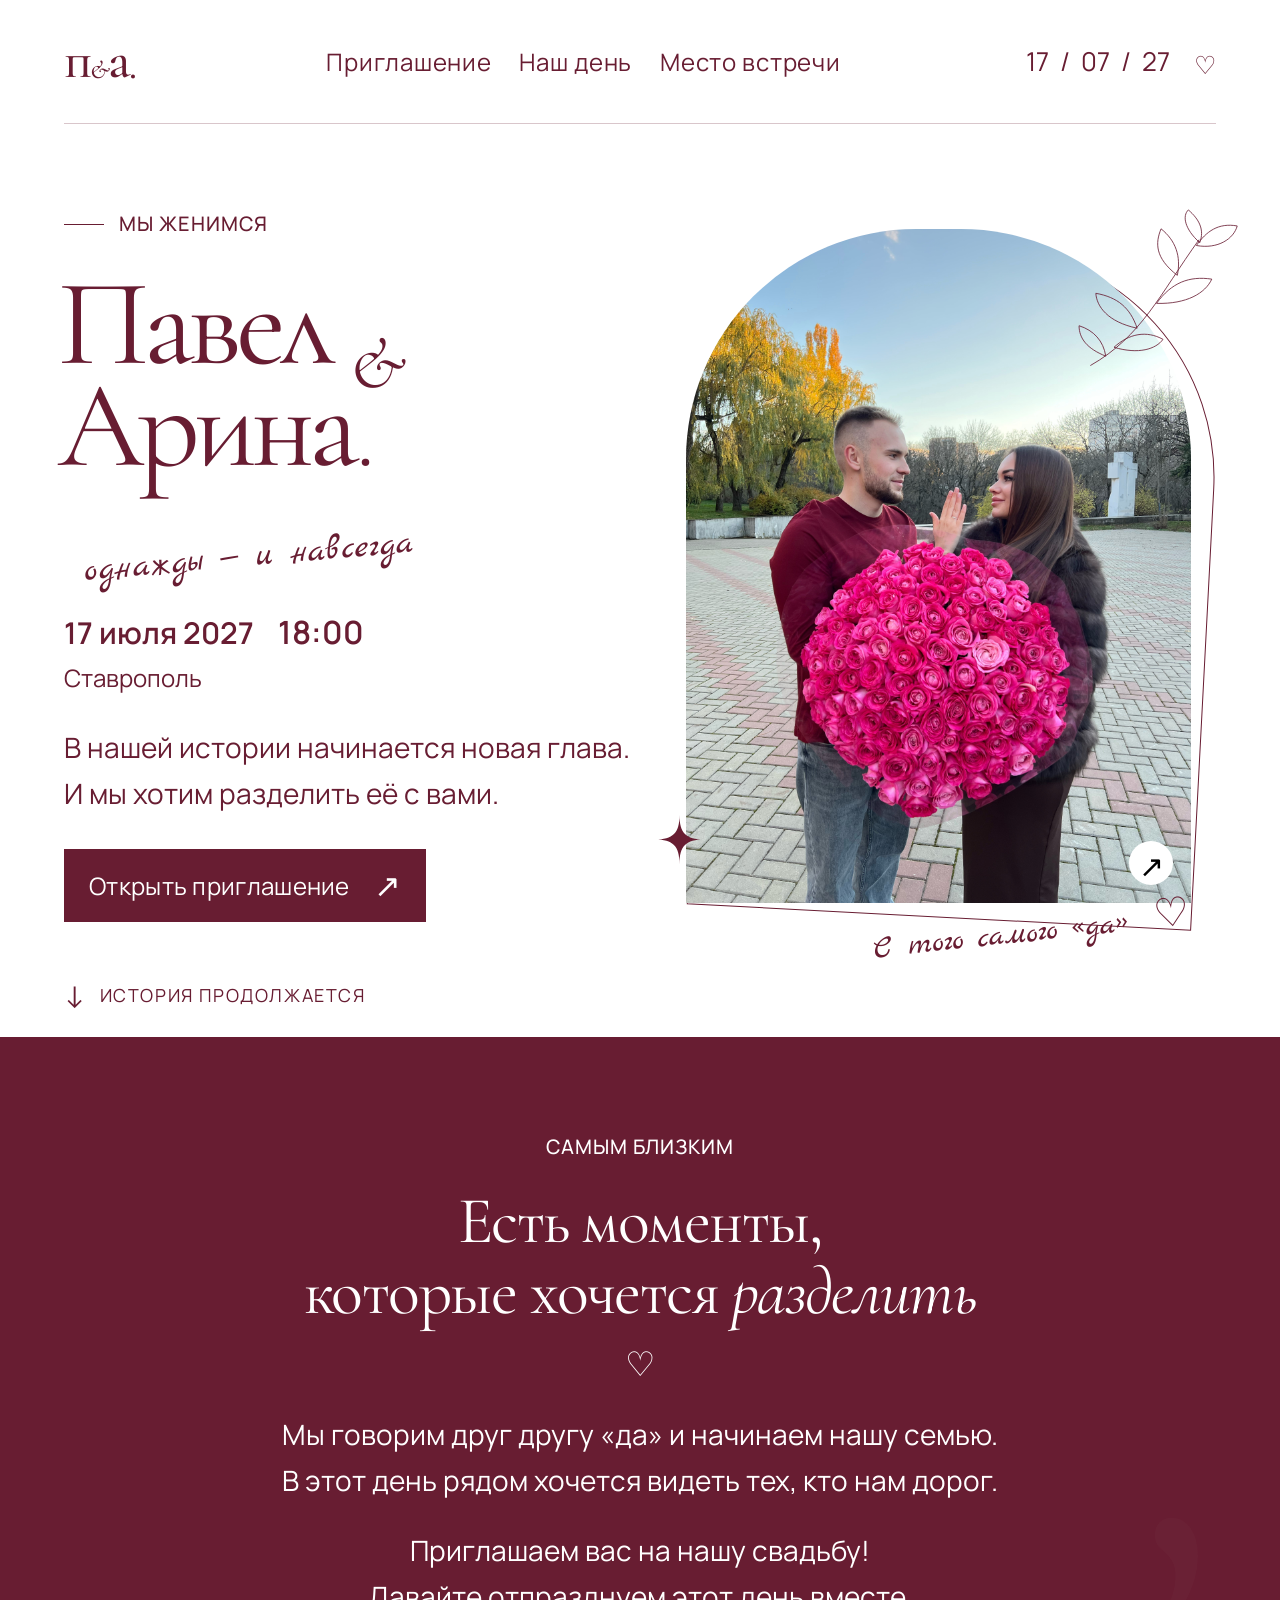
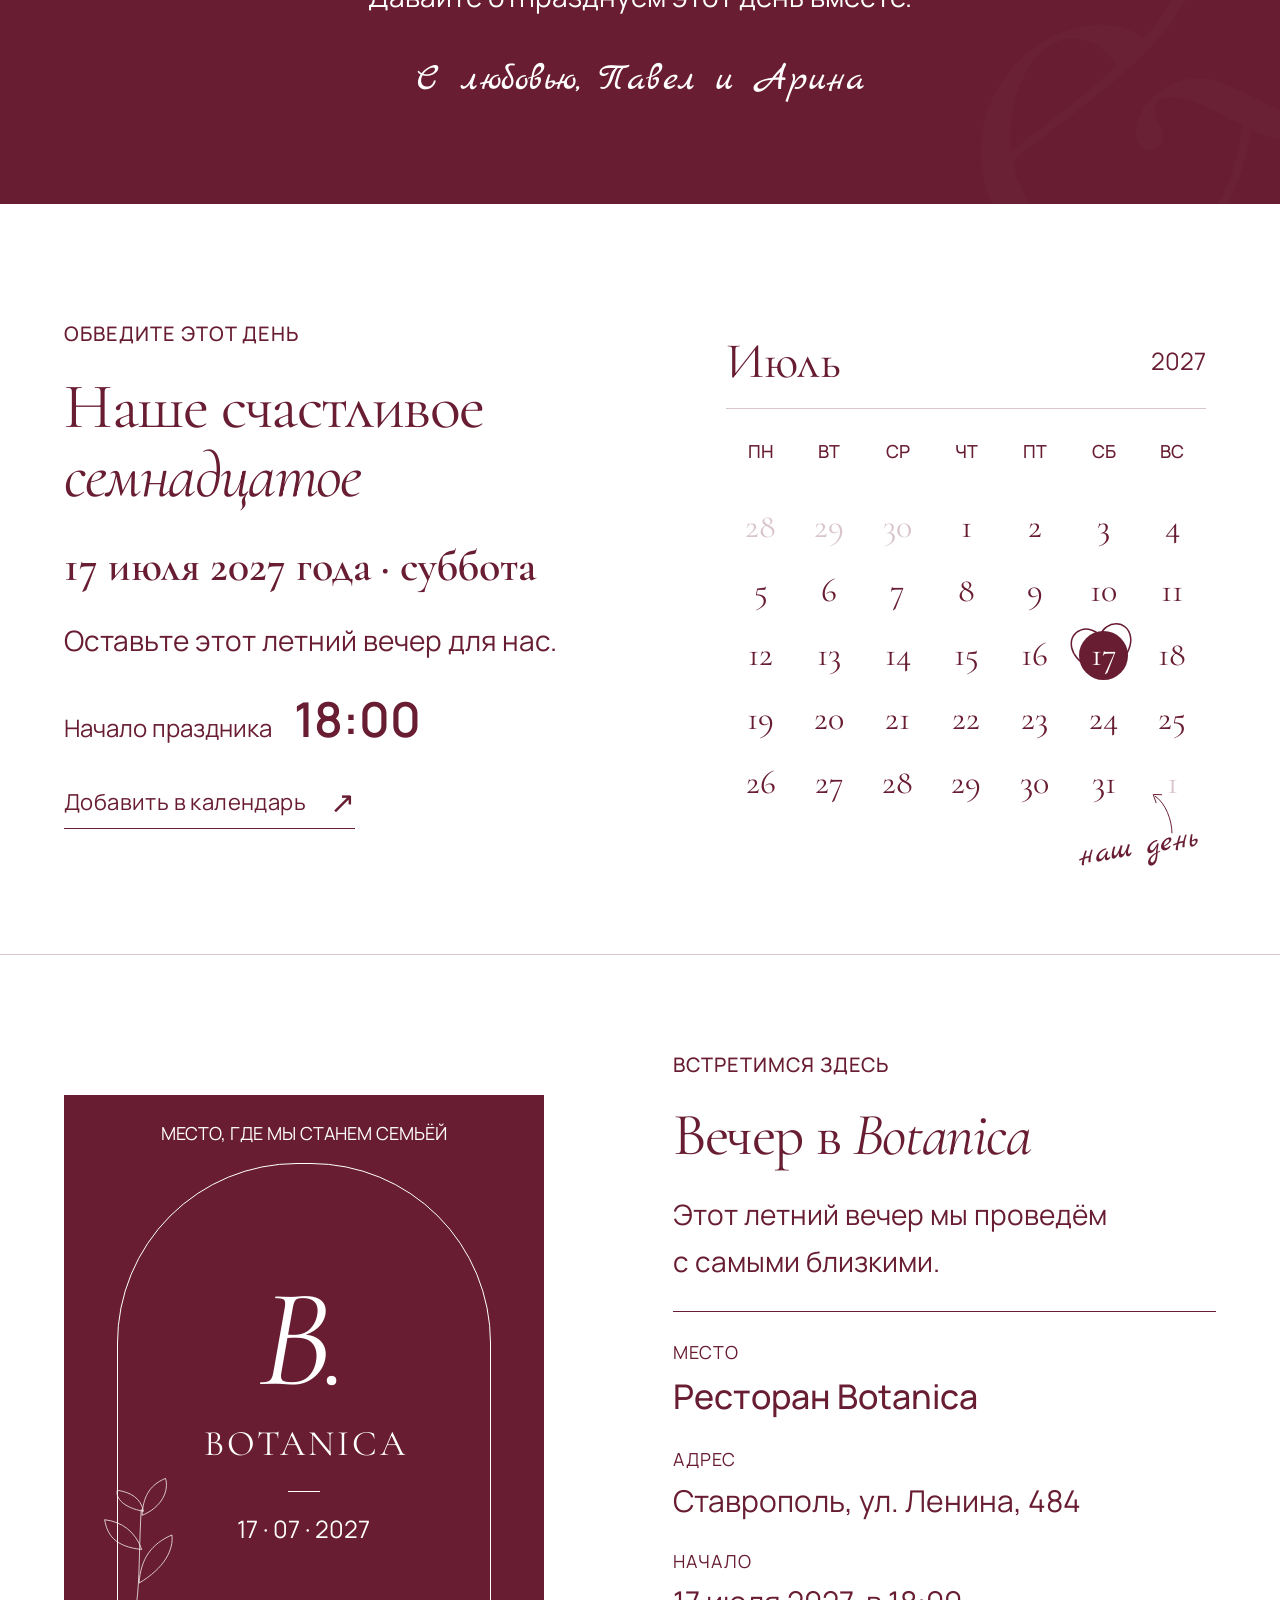
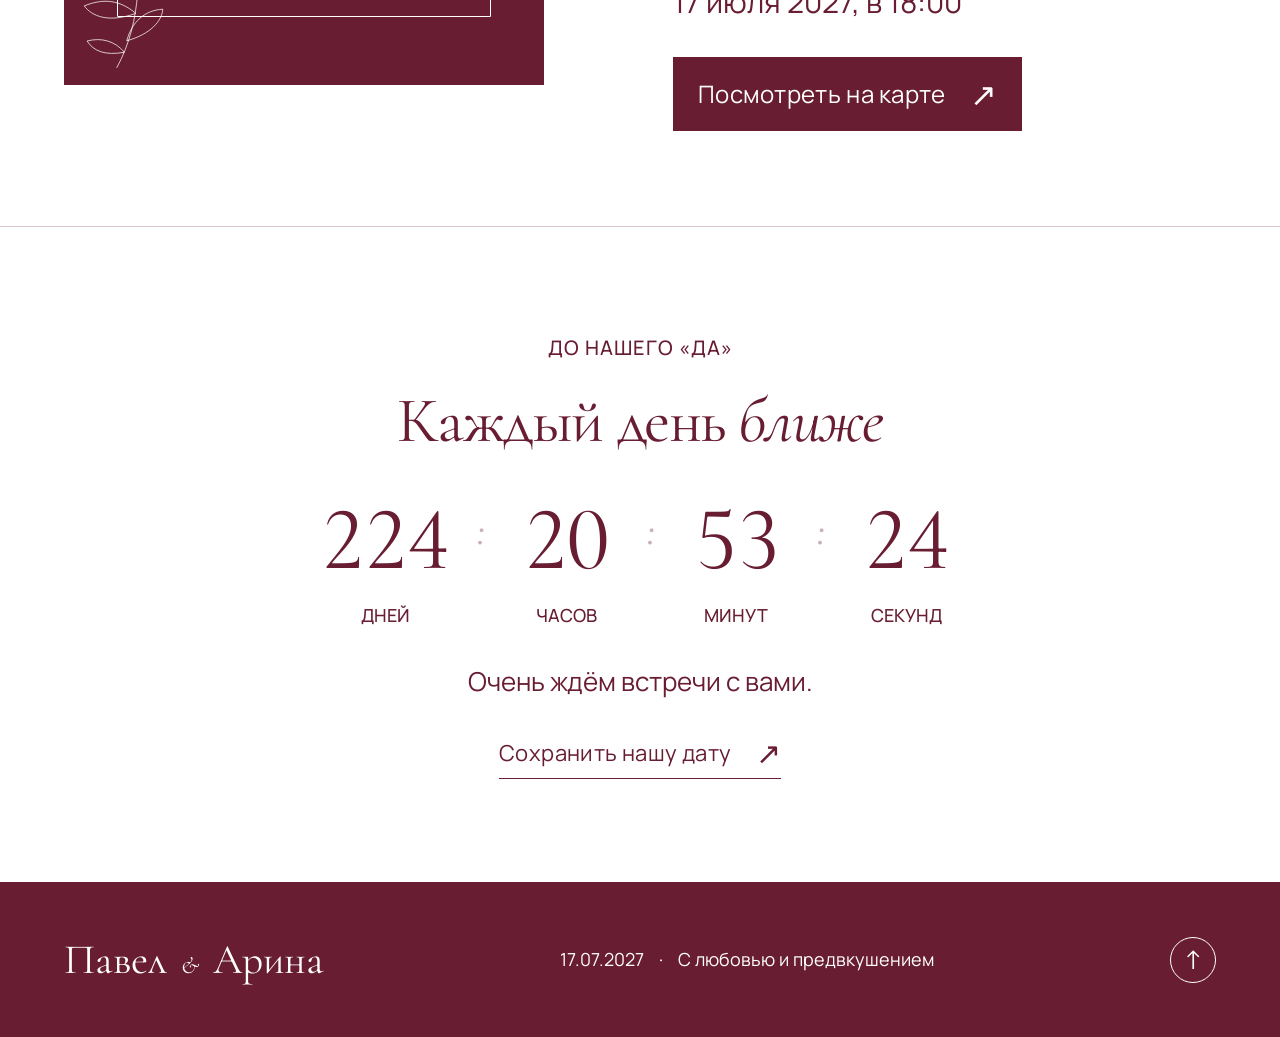
<file: index.html>
<!doctype html>
<html lang="ru">
<head>
  <meta charset="utf-8">
  <meta name="viewport" content="width=device-width, initial-scale=1">
  <meta name="theme-color" content="#681d32">
  <meta name="description" content="Павел и Арина приглашают вас на свою свадьбу. 17 июля 2027 года, 18:00. Ресторан Botanica, Ставрополь, ул. Ленина, 484.">
  <meta property="og:title" content="Павел и Арина — мы женимся!">
  <meta property="og:description" content="17 июля 2027 · 18:00 · Botanica. Будьте частью нашей истории.">
  <meta property="og:type" content="website">
  <meta property="og:url" content="https://pavelarina.ru/">
  <meta property="og:image" content="https://pavelarina.ru/assets/pavel-arina-color.jpg">
  <link rel="canonical" href="https://pavelarina.ru/">
  <title>Павел & Арина — 17 июля 2027</title>
  <link rel="icon" href="assets/favicon.svg" type="image/svg+xml">
  <link rel="preconnect" href="https://fonts.googleapis.com">
  <link rel="preconnect" href="https://fonts.gstatic.com" crossorigin>
  <link href="https://fonts.googleapis.com/css2?family=Cormorant+Garamond:ital,wght@0,400;0,500;0,600;1,400;1,500&family=Manrope:wght@400;500;600&family=Marck+Script&display=swap" rel="stylesheet">
  <link rel="stylesheet" href="styles.css">
  <script src="script.js" defer></script>
</head>
<body>
  <a class="skip-link" href="#invitation">К приглашению</a>
  <header class="header wrap">
    <a class="monogram" href="#home" aria-label="Павел и Арина — в начало">п<span>&</span>а<span class="monogram-dot">.</span></a>
    <nav class="nav" aria-label="Навигация по приглашению">
      <a href="#invitation">Приглашение</a><a href="#date">Наш день</a><a href="#venue">Место встречи</a>
    </nav>
    <a class="header-date" href="#date">17 <span>/</span> 07 <span>/</span> 27 <span class="tiny-heart" aria-hidden="true">♡</span></a>
  </header>

  <main>
    <section class="hero wrap" id="home" aria-labelledby="hero-title">
      <div class="hero-copy">
        <p class="eyebrow hero-eyebrow"><span></span> МЫ ЖЕНИМСЯ</p>
        <h1 id="hero-title">Павел<span class="ampersand">&</span><br>Арина<span class="name-period">.</span></h1>
        <p class="hero-script">однажды — и навсегда</p>
        <div class="hero-details"><time class="hero-date" datetime="2027-07-17">17 июля 2027</time><time class="hero-time" datetime="2027-07-17T18:00:00+03:00">18:00</time><span class="hero-city">Ставрополь</span></div>
        <p class="hero-intro">В нашей истории начинается новая глава.<br>И мы хотим разделить её с вами.</p>
        <a class="button" href="#invitation">Открыть приглашение <span aria-hidden="true">↗</span></a>
      </div>
      <div class="hero-visual">
        <svg class="hero-flower" viewBox="0 0 210 260" fill="none" aria-hidden="true"><g stroke="currentColor" stroke-width="1.1"><path d="M33 252C97 195 110 130 149 41M88 185c-44 0-64-19-69-37 32-1 53 10 69 37Zm20-41c43-8 66-29 71-51-33 2-56 17-71 51ZM129 98C92 80 88 59 92 37c24 12 37 33 37 61ZM147 50c32-1 51-21 52-40-28 1-42 17-52 40Z"/><path d="M151 45c-26-15-33-33-26-43 18 10 29 23 26 43ZM52 234c-29-5-43-17-47-35 22 2 39 14 47 35ZM61 219c37 3 60-10 67-26-26-8-50 2-67 26Z"/></g></svg>
        <span class="photo-background" aria-hidden="true"></span>
        <button class="photo-button" id="open-photo" type="button" aria-label="Открыть нашу фотографию">
          <img class="couple-photo" src="assets/pavel-arina-color.jpg" alt="Павел и Арина с большим букетом роз" width="3024" height="4032" fetchpriority="high">
          <span class="photo-expand" aria-hidden="true">↗</span>
        </button>
        <span class="vertical-note">НАША ЛЮБОВЬ · НАША ИСТОРИЯ</span>
        <p class="photo-caption">С того самого «да» <span aria-hidden="true">♡</span></p>
        <svg class="hero-star" viewBox="0 0 60 60" fill="none" aria-hidden="true"><path d="M30 0c0 22-8 30-30 30 22 0 30 8 30 30 0-22 8-30 30-30C38 30 30 22 30 0Z" fill="currentColor"/></svg>
      </div>
      <a href="#invitation" class="scroll-note"><span aria-hidden="true">↓</span> ИСТОРИЯ ПРОДОЛЖАЕТСЯ</a>
    </section>

    <section class="invitation" id="invitation" aria-labelledby="invitation-title">
      <div class="invitation-inner reveal">
        <p class="eyebrow">САМЫМ БЛИЗКИМ</p>
        <h2 id="invitation-title">Есть моменты,<br>которые хочется <em>разделить</em></h2>
        <span class="invitation-heart" aria-hidden="true">♡</span>
        <p>Мы говорим друг другу «да» и начинаем нашу семью.<br class="desktop-break"> В этот день рядом хочется видеть тех, кто нам дорог.</p>
        <p>Приглашаем вас на нашу свадьбу!<br class="desktop-break"> Давайте отпразднуем этот день вместе.</p>
        <p class="signature">С любовью, Павел и Арина</p>
      </div>
      <span class="invitation-watermark" aria-hidden="true">&</span>
    </section>

    <section class="date-section wrap" id="date" aria-labelledby="date-title">
      <div class="date-copy reveal">
        <p class="eyebrow">ОБВЕДИТЕ ЭТОТ ДЕНЬ</p>
        <h2 id="date-title">Наше счастливое<br><em>семнадцатое</em></h2>
        <p class="date-long">17 июля 2027 года · суббота</p>
        <p class="body-text">Оставьте этот летний вечер для нас.</p>
        <p class="start-time"><span>Начало праздника</span><strong>18:00</strong></p>
        <a class="text-link" href="assets/pasha-arina-wedding.ics" download="Павел и Арина — свадьба.ics">Добавить в календарь <span aria-hidden="true">↗</span></a>
      </div>
      <div class="calendar reveal" aria-label="Календарь: июль 2027 года. Свадьба в субботу, 17 июля.">
        <div class="calendar-heading"><span>Июль</span><span>2027</span></div>
        <div class="calendar-grid" aria-hidden="true">
          <span class="weekday">ПН</span><span class="weekday">ВТ</span><span class="weekday">СР</span><span class="weekday">ЧТ</span><span class="weekday">ПТ</span><span class="weekday">СБ</span><span class="weekday">ВС</span>
          <span class="other-month">28</span><span class="other-month">29</span><span class="other-month">30</span><span>1</span><span>2</span><span>3</span><span>4</span>
          <span>5</span><span>6</span><span>7</span><span>8</span><span>9</span><span>10</span><span>11</span>
          <span>12</span><span>13</span><span>14</span><span>15</span><span>16</span><span class="wedding-day">17<svg viewBox="0 0 64 58" fill="none"><path d="M32 53S3 36 3 18C3 1 24-2 32 12 40-2 61 1 61 18c0 18-29 35-29 35Z" stroke="currentColor" stroke-width="1.5"/></svg></span><span>18</span>
          <span>19</span><span>20</span><span>21</span><span>22</span><span>23</span><span>24</span><span>25</span>
          <span>26</span><span>27</span><span>28</span><span>29</span><span>30</span><span>31</span><span class="other-month">1</span>
        </div>
        <p class="calendar-note">наш день <svg viewBox="0 0 55 25" fill="none" aria-hidden="true"><path d="M1 22C17 23 39 17 49 4m-9 1 11-3-1 11" stroke="currentColor" stroke-width="1.2"/></svg></p>
      </div>
    </section>

    <section class="venue-section" id="venue" aria-labelledby="venue-title">
      <div class="venue-inner wrap">
        <div class="venue-art reveal" aria-hidden="true">
          <span class="venue-art-label">МЕСТО, ГДЕ МЫ СТАНЕМ СЕМЬЁЙ</span>
          <div class="venue-arch"><span class="venue-art-b">B<span>.</span></span><span class="venue-art-word">BOTANICA</span><span class="venue-art-line"></span><span class="venue-art-date">17 · 07 · 2027</span></div>
          <svg class="venue-branch" viewBox="0 0 210 260" fill="none"><g stroke="currentColor" stroke-width="1"><path d="M33 252C97 195 110 130 149 41M88 185c-44 0-64-19-69-37 32-1 53 10 69 37Zm20-41c43-8 66-29 71-51-33 2-56 17-71 51ZM129 98C92 80 88 59 92 37c24 12 37 33 37 61ZM147 50c32-1 51-21 52-40-28 1-42 17-52 40ZM151 45c-26-15-33-33-26-43 18 10 29 23 26 43ZM52 234c-29-5-43-17-47-35 22 2 39 14 47 35ZM61 219c37 3 60-10 67-26-26-8-50 2-67 26Z"/></g></svg>
        </div>
        <div class="venue-copy reveal">
          <p class="eyebrow">ВСТРЕТИМСЯ ЗДЕСЬ</p>
          <h2 id="venue-title">Вечер в <em>Botanica</em></h2>
          <p class="body-text">Этот летний вечер мы проведём<br class="desktop-break"> с самыми близкими.</p>
          <div class="venue-facts">
            <div><span class="fact-label">МЕСТО</span><p>Ресторан Botanica</p></div>
            <div><span class="fact-label">АДРЕС</span><p>Ставрополь, ул. Ленина, 484</p></div>
            <div><span class="fact-label">НАЧАЛО</span><p>17 июля 2027, в 18:00</p></div>
          </div>
          <a class="button" href="https://yandex.ru/maps/?text=%D0%A1%D1%82%D0%B0%D0%B2%D1%80%D0%BE%D0%BF%D0%BE%D0%BB%D1%8C%20Botanica%20%D0%9B%D0%B5%D0%BD%D0%B8%D0%BD%D0%B0%20484" target="_blank" rel="noopener noreferrer">Посмотреть на карте <span aria-hidden="true">↗</span></a>
        </div>
      </div>
    </section>

    <section class="countdown-section wrap reveal" aria-labelledby="countdown-title">
      <p class="eyebrow">ДО НАШЕГО «ДА»</p>
      <h2 id="countdown-title">Каждый день <em>ближе</em></h2>
      <div class="countdown" role="timer" aria-label="Время до свадьбы" id="countdown">
        <div><span id="days">—</span><span class="countdown-label">ДНЕЙ</span></div><i aria-hidden="true">:</i>
        <div><span id="hours">—</span><span class="countdown-label">ЧАСОВ</span></div><i aria-hidden="true">:</i>
        <div><span id="minutes">—</span><span class="countdown-label">МИНУТ</span></div><i aria-hidden="true">:</i>
        <div><span id="seconds">—</span><span class="countdown-label">СЕКУНД</span></div>
      </div>
      <p class="countdown-message" id="countdown-message">Очень ждём встречи с вами.</p>
      <a class="text-link" href="assets/pasha-arina-wedding.ics" download="Павел и Арина — свадьба.ics">Сохранить нашу дату <span aria-hidden="true">↗</span></a>
    </section>
  </main>

  <footer class="footer"><div class="wrap footer-inner"><a class="footer-names" href="#home">Павел <em>&</em> Арина</a><p>17.07.2027 <span>·</span> С любовью и предвкушением</p><a href="#home" class="back-top" aria-label="Вернуться в начало">↑</a></div></footer>

  <dialog id="photo-dialog" aria-label="Наша фотография"><button type="button" class="dialog-close" aria-label="Закрыть фотографию">×</button><img src="assets/pavel-arina-color.jpg" alt="Цветная фотография Павла и Арины с букетом роз" width="3024" height="4032"></dialog>
</body>
</html>
</file>
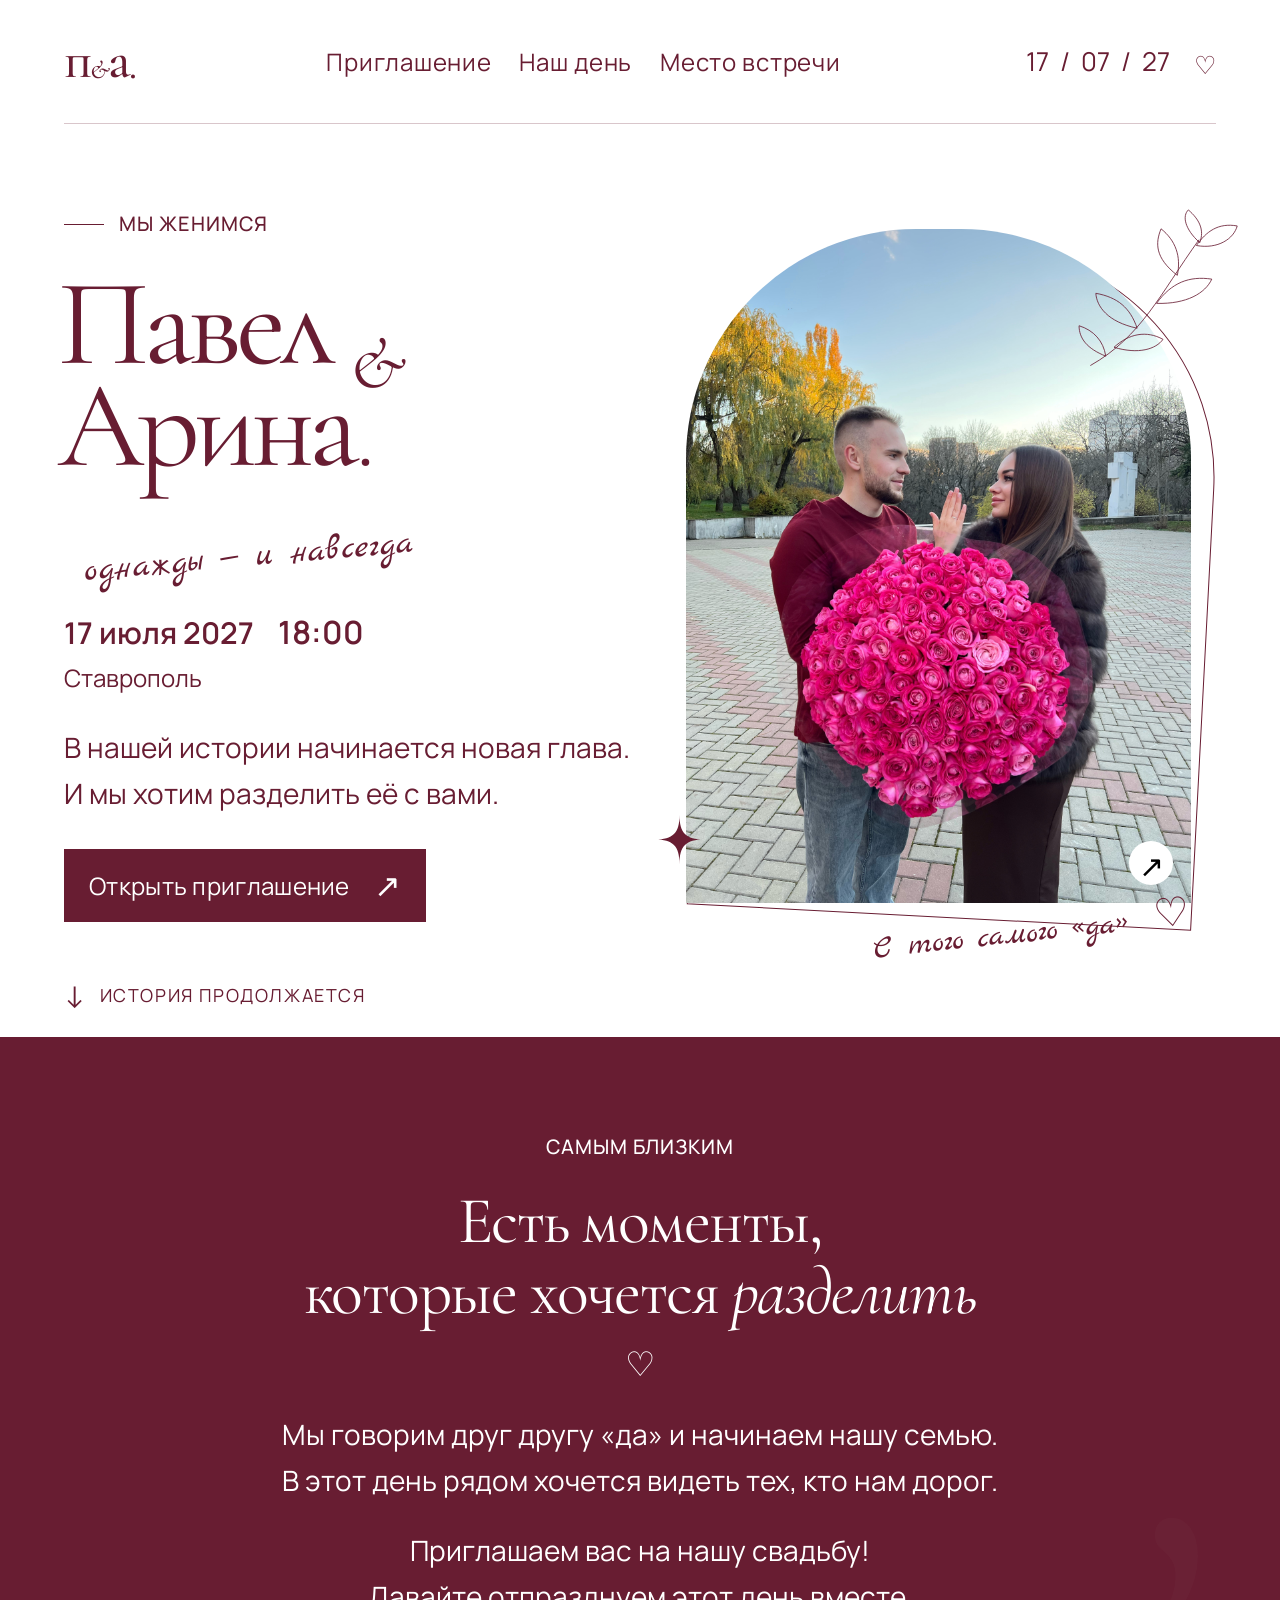
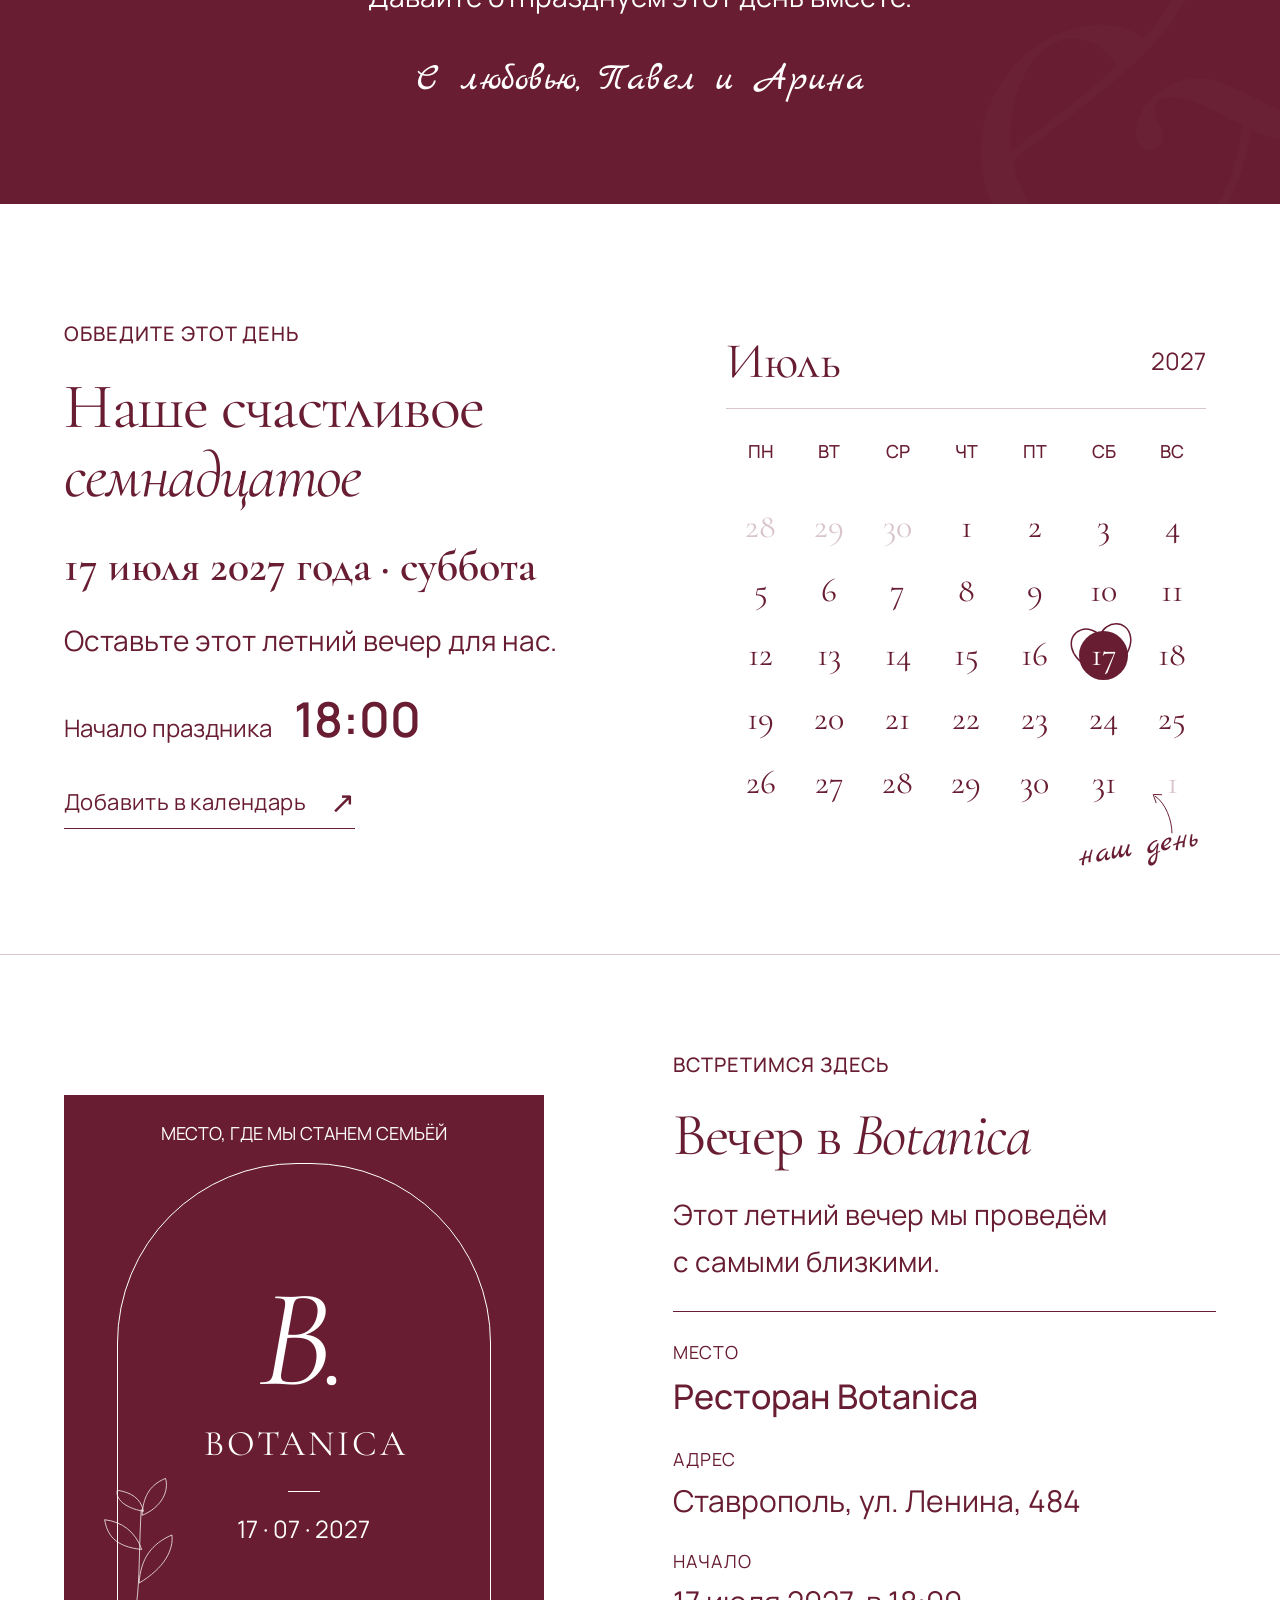
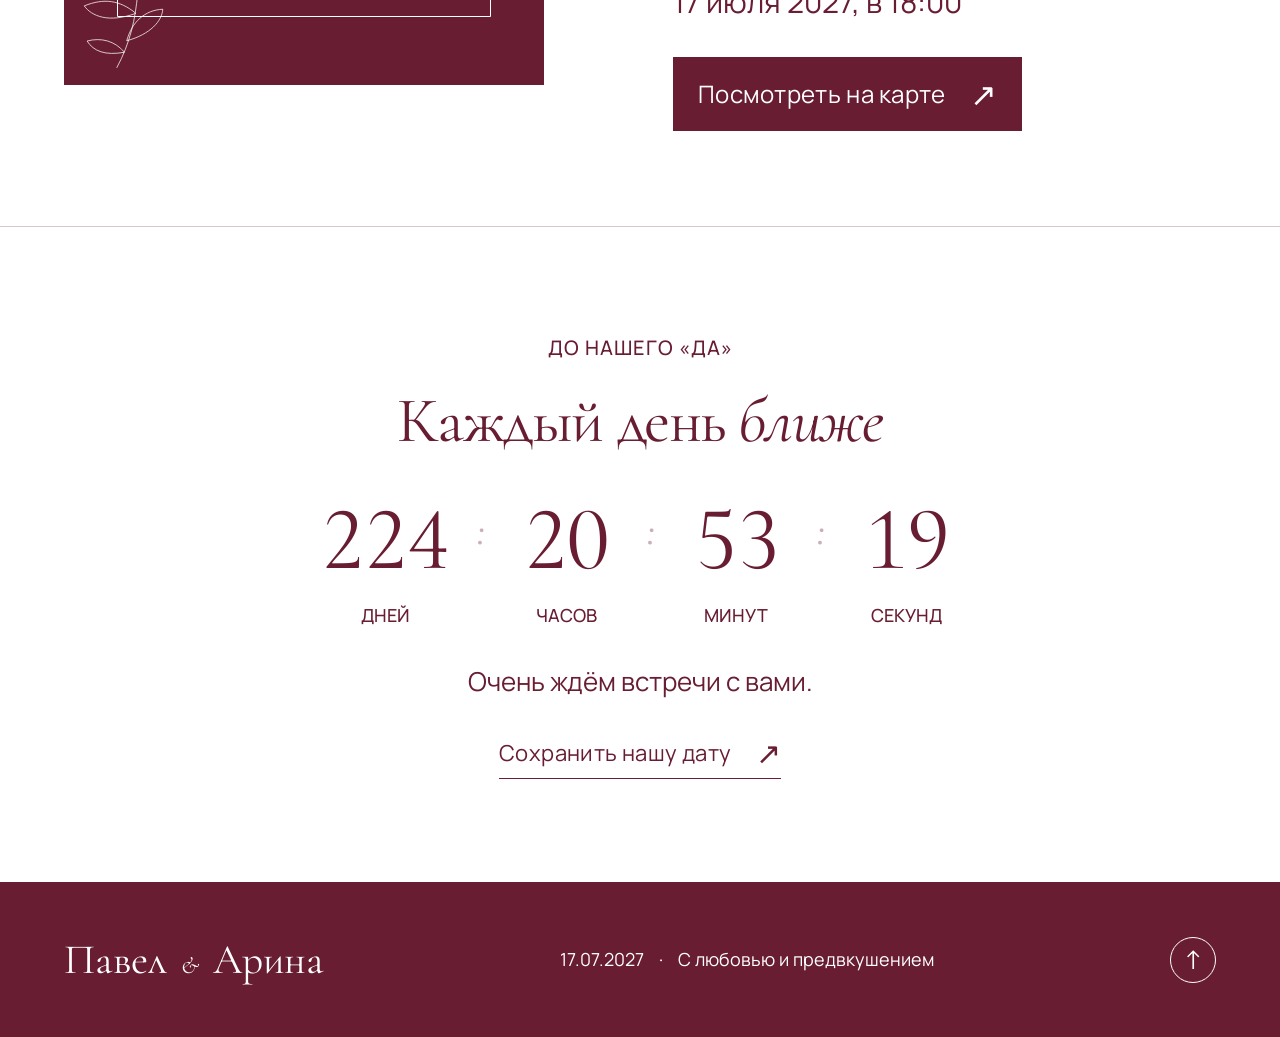
<file: invite/index.html>
<!doctype html>
<html lang="ru">
<head>
  <meta charset="utf-8">
  <meta name="viewport" content="width=device-width, initial-scale=1">
  <meta name="theme-color" content="#681d32">
  <meta name="description" content="Павел и Арина приглашают вас на свою свадьбу. 17 июля 2027 года, 18:00. Ресторан Botanica, Ставрополь, ул. Ленина, 484.">
  <meta property="og:title" content="Павел и Арина — мы женимся!">
  <meta property="og:description" content="17 июля 2027 · 18:00 · Botanica. Будьте частью нашей истории.">
  <meta property="og:type" content="website">
  <meta property="og:url" content="https://pavelarina.ru/invite/">
  <meta property="og:image" content="https://pavelarina.ru/assets/pavel-arina-color.jpg">
  <link rel="canonical" href="https://pavelarina.ru/invite/">
  <title>Павел & Арина — 17 июля 2027</title>
  <link rel="icon" href="/assets/favicon.svg" type="image/svg+xml">
  <link rel="preconnect" href="https://fonts.googleapis.com">
  <link rel="preconnect" href="https://fonts.gstatic.com" crossorigin>
  <link href="https://fonts.googleapis.com/css2?family=Cormorant+Garamond:ital,wght@0,400;0,500;0,600;1,400;1,500&family=Manrope:wght@400;500;600&family=Marck+Script&display=swap" rel="stylesheet">
  <link rel="stylesheet" href="/styles.css">
  <script src="/script.js" defer></script>
</head>
<body>
  <a class="skip-link" href="#invitation">К приглашению</a>
  <header class="header wrap">
    <a class="monogram" href="#home" aria-label="Павел и Арина — в начало">п<span>&</span>а<span class="monogram-dot">.</span></a>
    <nav class="nav" aria-label="Навигация по приглашению">
      <a href="#invitation">Приглашение</a><a href="#date">Наш день</a><a href="#venue">Место встречи</a>
    </nav>
    <a class="header-date" href="#date">17 <span>/</span> 07 <span>/</span> 27 <span class="tiny-heart" aria-hidden="true">♡</span></a>
  </header>

  <main>
    <section class="hero wrap" id="home" aria-labelledby="hero-title">
      <div class="hero-copy">
        <p class="eyebrow hero-eyebrow"><span></span> МЫ ЖЕНИМСЯ</p>
        <h1 id="hero-title">Павел<span class="ampersand">&</span><br>Арина<span class="name-period">.</span></h1>
        <p class="hero-script">однажды — и навсегда</p>
        <div class="hero-details"><time class="hero-date" datetime="2027-07-17">17 июля 2027</time><time class="hero-time" datetime="2027-07-17T18:00:00+03:00">18:00</time><span class="hero-city">Ставрополь</span></div>
        <p class="hero-intro">В нашей истории начинается новая глава.<br>И мы хотим разделить её с вами.</p>
        <a class="button" href="#invitation">Открыть приглашение <span aria-hidden="true">↗</span></a>
      </div>
      <div class="hero-visual">
        <svg class="hero-flower" viewBox="0 0 210 260" fill="none" aria-hidden="true"><g stroke="currentColor" stroke-width="1.1"><path d="M33 252C97 195 110 130 149 41M88 185c-44 0-64-19-69-37 32-1 53 10 69 37Zm20-41c43-8 66-29 71-51-33 2-56 17-71 51ZM129 98C92 80 88 59 92 37c24 12 37 33 37 61ZM147 50c32-1 51-21 52-40-28 1-42 17-52 40Z"/><path d="M151 45c-26-15-33-33-26-43 18 10 29 23 26 43ZM52 234c-29-5-43-17-47-35 22 2 39 14 47 35ZM61 219c37 3 60-10 67-26-26-8-50 2-67 26Z"/></g></svg>
        <span class="photo-background" aria-hidden="true"></span>
        <button class="photo-button" id="open-photo" type="button" aria-label="Открыть нашу фотографию">
          <img class="couple-photo" src="/assets/pavel-arina-color.jpg" alt="Павел и Арина с большим букетом роз" width="3024" height="4032" fetchpriority="high">
          <span class="photo-expand" aria-hidden="true">↗</span>
        </button>
        <span class="vertical-note">НАША ЛЮБОВЬ · НАША ИСТОРИЯ</span>
        <p class="photo-caption">С того самого «да» <span aria-hidden="true">♡</span></p>
        <svg class="hero-star" viewBox="0 0 60 60" fill="none" aria-hidden="true"><path d="M30 0c0 22-8 30-30 30 22 0 30 8 30 30 0-22 8-30 30-30C38 30 30 22 30 0Z" fill="currentColor"/></svg>
      </div>
      <a href="#invitation" class="scroll-note"><span aria-hidden="true">↓</span> ИСТОРИЯ ПРОДОЛЖАЕТСЯ</a>
    </section>

    <section class="invitation" id="invitation" aria-labelledby="invitation-title">
      <div class="invitation-inner reveal">
        <p class="eyebrow">САМЫМ БЛИЗКИМ</p>
        <h2 id="invitation-title">Есть моменты,<br>которые хочется <em>разделить</em></h2>
        <span class="invitation-heart" aria-hidden="true">♡</span>
        <p>Мы говорим друг другу «да» и начинаем нашу семью.<br class="desktop-break"> В этот день рядом хочется видеть тех, кто нам дорог.</p>
        <p>Приглашаем вас на нашу свадьбу!<br class="desktop-break"> Давайте отпразднуем этот день вместе.</p>
        <p class="signature">С любовью, Павел и Арина</p>
      </div>
      <span class="invitation-watermark" aria-hidden="true">&</span>
    </section>

    <section class="date-section wrap" id="date" aria-labelledby="date-title">
      <div class="date-copy reveal">
        <p class="eyebrow">ОБВЕДИТЕ ЭТОТ ДЕНЬ</p>
        <h2 id="date-title">Наше счастливое<br><em>семнадцатое</em></h2>
        <p class="date-long">17 июля 2027 года · суббота</p>
        <p class="body-text">Оставьте этот летний вечер для нас.</p>
        <p class="start-time"><span>Начало праздника</span><strong>18:00</strong></p>
        <a class="text-link" href="/assets/pasha-arina-wedding.ics" download="Павел и Арина — свадьба.ics">Добавить в календарь <span aria-hidden="true">↗</span></a>
      </div>
      <div class="calendar reveal" aria-label="Календарь: июль 2027 года. Свадьба в субботу, 17 июля.">
        <div class="calendar-heading"><span>Июль</span><span>2027</span></div>
        <div class="calendar-grid" aria-hidden="true">
          <span class="weekday">ПН</span><span class="weekday">ВТ</span><span class="weekday">СР</span><span class="weekday">ЧТ</span><span class="weekday">ПТ</span><span class="weekday">СБ</span><span class="weekday">ВС</span>
          <span class="other-month">28</span><span class="other-month">29</span><span class="other-month">30</span><span>1</span><span>2</span><span>3</span><span>4</span>
          <span>5</span><span>6</span><span>7</span><span>8</span><span>9</span><span>10</span><span>11</span>
          <span>12</span><span>13</span><span>14</span><span>15</span><span>16</span><span class="wedding-day">17<svg viewBox="0 0 64 58" fill="none"><path d="M32 53S3 36 3 18C3 1 24-2 32 12 40-2 61 1 61 18c0 18-29 35-29 35Z" stroke="currentColor" stroke-width="1.5"/></svg></span><span>18</span>
          <span>19</span><span>20</span><span>21</span><span>22</span><span>23</span><span>24</span><span>25</span>
          <span>26</span><span>27</span><span>28</span><span>29</span><span>30</span><span>31</span><span class="other-month">1</span>
        </div>
        <p class="calendar-note">наш день <svg viewBox="0 0 55 25" fill="none" aria-hidden="true"><path d="M1 22C17 23 39 17 49 4m-9 1 11-3-1 11" stroke="currentColor" stroke-width="1.2"/></svg></p>
      </div>
    </section>

    <section class="venue-section" id="venue" aria-labelledby="venue-title">
      <div class="venue-inner wrap">
        <div class="venue-art reveal" aria-hidden="true">
          <span class="venue-art-label">МЕСТО, ГДЕ МЫ СТАНЕМ СЕМЬЁЙ</span>
          <div class="venue-arch"><span class="venue-art-b">B<span>.</span></span><span class="venue-art-word">BOTANICA</span><span class="venue-art-line"></span><span class="venue-art-date">17 · 07 · 2027</span></div>
          <svg class="venue-branch" viewBox="0 0 210 260" fill="none"><g stroke="currentColor" stroke-width="1"><path d="M33 252C97 195 110 130 149 41M88 185c-44 0-64-19-69-37 32-1 53 10 69 37Zm20-41c43-8 66-29 71-51-33 2-56 17-71 51ZM129 98C92 80 88 59 92 37c24 12 37 33 37 61ZM147 50c32-1 51-21 52-40-28 1-42 17-52 40ZM151 45c-26-15-33-33-26-43 18 10 29 23 26 43ZM52 234c-29-5-43-17-47-35 22 2 39 14 47 35ZM61 219c37 3 60-10 67-26-26-8-50 2-67 26Z"/></g></svg>
        </div>
        <div class="venue-copy reveal">
          <p class="eyebrow">ВСТРЕТИМСЯ ЗДЕСЬ</p>
          <h2 id="venue-title">Вечер в <em>Botanica</em></h2>
          <p class="body-text">Этот летний вечер мы проведём<br class="desktop-break"> с самыми близкими.</p>
          <div class="venue-facts">
            <div><span class="fact-label">МЕСТО</span><p>Ресторан Botanica</p></div>
            <div><span class="fact-label">АДРЕС</span><p>Ставрополь, ул. Ленина, 484</p></div>
            <div><span class="fact-label">НАЧАЛО</span><p>17 июля 2027, в 18:00</p></div>
          </div>
          <a class="button" href="https://yandex.ru/maps/?text=%D0%A1%D1%82%D0%B0%D0%B2%D1%80%D0%BE%D0%BF%D0%BE%D0%BB%D1%8C%20Botanica%20%D0%9B%D0%B5%D0%BD%D0%B8%D0%BD%D0%B0%20484" target="_blank" rel="noopener noreferrer">Посмотреть на карте <span aria-hidden="true">↗</span></a>
        </div>
      </div>
    </section>

    <section class="countdown-section wrap reveal" aria-labelledby="countdown-title">
      <p class="eyebrow">ДО НАШЕГО «ДА»</p>
      <h2 id="countdown-title">Каждый день <em>ближе</em></h2>
      <div class="countdown" role="timer" aria-label="Время до свадьбы" id="countdown">
        <div><span id="days">—</span><span class="countdown-label">ДНЕЙ</span></div><i aria-hidden="true">:</i>
        <div><span id="hours">—</span><span class="countdown-label">ЧАСОВ</span></div><i aria-hidden="true">:</i>
        <div><span id="minutes">—</span><span class="countdown-label">МИНУТ</span></div><i aria-hidden="true">:</i>
        <div><span id="seconds">—</span><span class="countdown-label">СЕКУНД</span></div>
      </div>
      <p class="countdown-message" id="countdown-message">Очень ждём встречи с вами.</p>
      <a class="text-link" href="/assets/pasha-arina-wedding.ics" download="Павел и Арина — свадьба.ics">Сохранить нашу дату <span aria-hidden="true">↗</span></a>
    </section>
  </main>

  <footer class="footer"><div class="wrap footer-inner"><a class="footer-names" href="#home">Павел <em>&</em> Арина</a><p>17.07.2027 <span>·</span> С любовью и предвкушением</p><a href="#home" class="back-top" aria-label="Вернуться в начало">↑</a></div></footer>

  <dialog id="photo-dialog" aria-label="Наша фотография"><button type="button" class="dialog-close" aria-label="Закрыть фотографию">×</button><img src="/assets/pavel-arina-color.jpg" alt="Цветная фотография Павла и Арины с букетом роз" width="3024" height="4032"></dialog>
</body>
</html>
</file>
<file: styles.css>
:root{--wine:#681d32;--wine-dark:#511426;--paper:#ffffff;--blush:#ffffff;--muted:#681d32;--line:#681d32;--serif:'Cormorant Garamond',Georgia,serif;--sans:'Manrope',Arial,sans-serif;--script:'Marck Script',cursive}
*{box-sizing:border-box}html{scroll-behavior:smooth;scroll-padding-top:32px}body{margin:0;background:var(--paper);color:var(--wine);font:28px/1.8 var(--sans);-webkit-font-smoothing:antialiased}body:has(dialog[open]){overflow:hidden}a{color:inherit;text-decoration:none}button{font:inherit}button,a{-webkit-tap-highlight-color:transparent}button:focus-visible,a:focus-visible{outline:2px solid var(--wine);outline-offset:6px}::selection{background:var(--wine);color:var(--paper)}.wrap{width:calc(100% - 128px);max-width:1240px;margin:0 auto}.header{height:106px;display:flex;align-items:center;justify-content:space-between;border-bottom:1px solid var(--line)}.monogram{font:500 43px/.8 var(--serif);letter-spacing:-5px;padding:6px 8px 10px 0}.monogram>span{font-size:26px;font-style:italic;display:inline-block;transform:translateY(1px);margin:0 3px}.monogram .monogram-dot{font-size:42px;margin:0 0 0 4px}.nav{display:flex;gap:35px;font-size:24px;letter-spacing:.03em}.nav a{position:relative}.nav a:after{position:absolute;content:'';height:1px;background:currentColor;bottom:-4px;left:0;width:0;transition:width .25s}.nav a:hover:after{width:100%}.header-date{font-size:22px;letter-spacing:1.6px}.header-date>span{margin:0 6px;color:#681d32}.header-date>.tiny-heart{font:25px var(--serif);vertical-align:-3px;color:var(--wine);margin-left:19px;margin-right:0}.hero{position:relative;display:grid;grid-template-columns:1.06fr 1fr;gap:7%;padding:70px 0 89px;min-height:770px;align-items:center}.eyebrow{font:500 20px/1.7 var(--sans);letter-spacing:2.2px;margin:0 0 23px}.hero-eyebrow{display:flex;align-items:center;gap:15px;margin-bottom:36px}.hero-eyebrow span{height:1px;width:40px;background:var(--wine)}h1,h2,p{margin-top:0}h1{font:400 clamp(100px,9.6vw,144px)/.8 var(--serif);letter-spacing:-6px;position:relative;margin:0 0 28px -6px}.ampersand{font-size:.6em;font-style:italic;font-weight:400;display:inline-block;transform:translate(20px,24px);color:#681d32;line-height:1}.name-period{font-size:.7em;margin-left:4px}.hero-script{font:27px/1.3 var(--script);transform:rotate(-5deg);margin:32px 0 28px 64px;display:inline-block}.hero-intro{font-size:28px;line-height:1.95;color:#681d32;margin-bottom:29px}.button{display:inline-flex;align-items:center;justify-content:space-between;gap:38px;padding:15px 23px;color:var(--paper);background:var(--wine);border:1px solid var(--wine);font-size:24px;letter-spacing:.3px;line-height:1.6;transition:background .2s,transform .2s}.button:hover{background:var(--wine-dark);transform:translateY(-2px)}.button>span{font-size:19px;line-height:1}.hero-details{display:flex;gap:15px;align-items:center;margin-top:36px;font-size:20px;letter-spacing:1.25px}.detail-divider{height:12px;width:1px;background:#681d32}.hero-visual{position:relative;margin-right:25px;max-width:460px;width:100%;justify-self:end}.photo-button{display:block;position:relative;width:100%;aspect-ratio:3/3.85;padding:0;border:0;border-radius:230px 230px 0 0;background:var(--blush);overflow:hidden;cursor:zoom-in}.couple-photo{display:block;width:100%;height:100%;object-fit:cover;object-position:50% 62%;transition:transform 1s,filter 1s}.photo-button:hover .couple-photo{transform:none}.photo-background{position:absolute;inset:17px -18px -15px 18px;border:1px solid #681d32;border-radius:230px 230px 0 0;transform:rotate(3deg)}.photo-expand{position:absolute;bottom:18px;right:18px;background:var(--paper);width:31px;height:31px;border-radius:50%;display:grid;place-items:center;font-size:20px}.hero-flower{position:absolute;right:-70px;top:-28px;width:145px;height:185px;z-index:2;transform:rotate(12deg);pointer-events:none}.vertical-note{position:absolute;top:57%;right:-48px;font-size:18px;letter-spacing:2px;writing-mode:vertical-rl}.photo-caption{position:absolute;bottom:-66px;right:17px;transform:rotate(-6deg);font:24px/1.4 var(--script)}.photo-caption span{font:34px var(--serif);margin-left:12px}.hero-star{position:absolute;left:-31px;bottom:39px;width:49px;height:49px}.scroll-note{position:absolute;bottom:21px;left:0;font-size:18px;letter-spacing:1.6px;display:flex;align-items:center;gap:13px}.scroll-note span{font-size:22px}.invitation{background:var(--wine);color:var(--paper);text-align:center;padding:91px 24px 88px;position:relative;overflow:hidden}.invitation-inner{position:relative;z-index:1}.invitation .eyebrow{color:#681d32}.invitation h2{font:400 clamp(35px,4vw,57px)/1.05 var(--serif);letter-spacing:-1.5px;margin:24px 0 15px}h2 em{font-weight:400}.invitation-heart{display:block;font:34px/1.3 var(--serif);color:#681d32;margin-bottom:23px}.invitation p:not(.eyebrow):not(.signature){font-size:28px;line-height:2.1;color:#681d32;margin-bottom:15px}.signature{font:26px/1.5 var(--script);margin:28px 0 0}.invitation-watermark{font:italic 530px/.8 var(--serif);position:absolute;right:-60px;bottom:-110px;color:#ffffff04;pointer-events:none}.date-section{display:grid;grid-template-columns:1fr .85fr;gap:13%;align-items:center;padding-top:114px;padding-bottom:111px}h2{font:400 clamp(38px,4vw,57px)/1.05 var(--serif);letter-spacing:-1.4px;margin:0 0 24px}.date-long{font:500 24px/1.5 var(--serif);margin:28px 0 11px}.body-text{font-size:28px;line-height:2;color:#681d32;margin-bottom:27px}.body-text strong{font-weight:500;color:var(--wine)}.text-link{display:inline-flex;align-items:center;justify-content:space-between;gap:37px;font-size:20px;letter-spacing:.4px;border-bottom:1px solid #681d32;padding-bottom:7px;transition:gap .2s}.text-link:hover{gap:46px}.text-link span{font-size:34px;line-height:1}.calendar{max-width:350px;padding-top:4px;width:100%;justify-self:center;position:relative}.calendar-heading{display:flex;align-items:center;justify-content:space-between;border-bottom:1px solid var(--line);padding-bottom:15px;margin-bottom:16px}.calendar-heading span:first-child{font:400 34px/1 var(--serif)}.calendar-heading span:last-child{font-size:20px;letter-spacing:2px}.calendar-grid{display:grid;grid-template-columns:repeat(7,1fr);grid-auto-rows:40px;align-items:center;text-align:center;font:400 22px/1 var(--serif)}.calendar-grid>.weekday{font:500 18px var(--sans);letter-spacing:.6px;align-self:start;padding-top:5px;color:#681d32}.other-month{opacity:.25}.wedding-day{position:relative;color:var(--paper);z-index:1;justify-self:center;display:grid;place-items:center;width:39px;height:39px;background:var(--wine);border-radius:50%;font-size:23px}.wedding-day svg{position:absolute;width:57px;height:51px;inset:-7px 0 0 -9px;color:var(--wine);transform:rotate(-10deg)}.calendar-note{font:23px/1.2 var(--script);position:absolute;right:8px;bottom:-37px;transform:rotate(-9deg);margin:0}.calendar-note svg{position:absolute;right:8px;bottom:28px;width:44px;height:22px;transform:rotate(-85deg)}.venue-section{background:var(--blush);padding:80px 0}.venue-inner{display:grid;grid-template-columns:.95fr 1fr;gap:12%;align-items:center}.venue-art{position:relative;max-width:415px;height:448px;background:#ffffff;display:grid;place-items:center}.venue-art-label{position:absolute;top:26px;font-size:18px;letter-spacing:1.9px}.venue-arch{width:71%;height:79%;border-radius:180px 180px 0 0;border:1px solid #681d32;display:flex;flex-direction:column;align-items:center;justify-content:center;padding-top:45px}.venue-art-b{font:italic 115px/.9 var(--serif);letter-spacing:-8px;margin-left:-10px}.venue-art-b>span{font-size:.8em}.venue-art-word{font:400 22px/1.3 var(--serif);letter-spacing:5px;margin:18px 0 0 5px}.venue-art-line{height:1px;width:32px;background:#681d32;margin:24px 0 17px}.venue-art-date{font-size:18px;letter-spacing:2px}.venue-branch{position:absolute;bottom:-21px;left:-30px;width:150px;height:200px;transform:rotate(-27deg);color:#681d32}.venue-copy h2{font-size:clamp(37px,3.7vw,53px);white-space:nowrap}.venue-facts{display:grid;gap:15px;border-top:1px solid #681d32;padding-top:22px;margin-bottom:26px}.venue-facts>div{display:grid;grid-template-columns:72px 1fr;align-items:baseline;gap:10px}.fact-label{font-size:18px;letter-spacing:1.5px;color:#681d32}.venue-facts p{font-size:26px;margin:0}.countdown-section{text-align:center;padding-top:106px;padding-bottom:103px}.countdown-section h2{margin-bottom:38px}.countdown{display:flex;justify-content:center;gap:28px;align-items:flex-start;margin:0 auto 31px}.countdown>div{min-width:65px;display:flex;flex-direction:column}.countdown>div>span:first-child{font:400 65px/1.05 var(--serif);font-variant-numeric:lining-nums tabular-nums;letter-spacing:-1.5px}.countdown-label{font:500 18px/1.5 var(--sans);letter-spacing:1.8px;margin-top:11px;color:#681d32}.countdown>i{font:italic 31px/1.7 var(--serif);opacity:.35}.countdown-message{font-size:26px;color:#681d32;margin-bottom:24px}.footer{background:var(--wine);color:var(--paper)}.footer-inner{display:flex;align-items:center;justify-content:space-between;min-height:118px}.footer-names{font:400 31px var(--serif)}.footer-names em{font-size:24px;margin:0 4px;color:#681d32}.footer p{font-size:18px;letter-spacing:.7px;color:#681d32;margin:0}.footer p span{margin:0 11px}.back-top{height:33px;width:33px;display:grid;place-items:center;border:1px solid #681d32;border-radius:50%;font-size:34px}.skip-link{position:absolute;left:20px;top:-100px;background:var(--paper);padding:10px;z-index:20}.skip-link:focus{top:12px}dialog{border:none;padding:0;background:transparent;max-width:92vw;max-height:94dvh;overflow:visible}dialog::backdrop{background:#511426ed;backdrop-filter:blur(6px)}dialog>img{display:block;width:auto;max-width:90vw;max-height:88dvh;height:auto;object-fit:contain}.dialog-close{position:absolute;right:10px;top:10px;width:36px;height:36px;border:0;border-radius:50%;color:var(--wine);background:var(--paper);font-size:29px;line-height:1;cursor:pointer}.reveal{opacity:1}.js .reveal{opacity:0;transform:translateY(24px);transition:opacity .8s ease,transform .8s ease}.js .reveal.visible{opacity:1;transform:translateY(0)}
@media(min-width:1500px){.hero{padding-top:84px;padding-bottom:110px;min-height:850px}.hero-visual{max-width:480px}.hero-copy{padding-left:40px}.hero-flower{right:-80px}}
@media(max-width:1100px){.wrap{width:calc(100% - 88px)}.hero{gap:7%;padding-top:65px;min-height:690px}.hero-visual{margin-right:20px}.hero-flower{right:-45px;width:115px;height:155px}.hero-details{font-size:18px;gap:10px;letter-spacing:.8px}.hero-script{margin-left:36px}.vertical-note{right:-39px;font-size:18px}.date-section{gap:9%}.venue-inner{gap:10%}.venue-art{height:400px}}
@media(max-width:760px){.wrap{width:calc(100% - 44px)}.header{height:82px}.monogram{font-size:37px}.nav{gap:18px;font-size:18px}.nav a:first-child{display:none}.header-date{font-size:18px;letter-spacing:.8px}.header-date>span{margin:0 3px}.header-date>.tiny-heart{display:none}.hero{padding-top:48px;padding-bottom:75px;grid-template-columns:1fr;gap:51px;min-height:0}.hero-copy{text-align:center}.hero-eyebrow{justify-content:center;font-size:18px;margin-bottom:32px;gap:12px}.hero-eyebrow span{width:27px}h1{font-size:116px;line-height:.78;letter-spacing:-4px;margin-left:-26px;margin-bottom:27px}.ampersand{font-size:.58em;transform:translate(14px,16px)}.hero-script{margin:22px 0 21px 20px;font-size:25px;transform:rotate(-5deg)}.hero-intro{font-size:26px;line-height:2;margin-bottom:24px}.button{font-size:20px;padding:14px 21px;gap:34px}.hero-details{justify-content:center;font-size:18px;margin-top:29px;letter-spacing:.9px;gap:12px}.hero-visual{width:calc(100% - 44px);max-width:380px;justify-self:center;margin-right:10px}.photo-button{aspect-ratio:3/3.6}.hero-flower{right:-32px;top:-20px;width:113px;height:150px}.photo-background{inset:12px -12px -11px 12px}.vertical-note{right:-29px;letter-spacing:1.6px;font-size:18px}.hero-star{width:39px;height:39px;left:-20px;bottom:34px}.photo-caption{font-size:23px;bottom:-57px;right:7px}.photo-caption span{font-size:30px;margin-left:6px}.scroll-note{display:none}.invitation{padding:65px 22px 60px}.eyebrow{font-size:18px;letter-spacing:1.8px;margin-bottom:21px}.invitation h2{font-size:39px;letter-spacing:-1.2px;margin-bottom:15px}.invitation p:not(.eyebrow):not(.signature){font-size:26px;line-height:2.05;max-width:400px;margin:0 auto 17px}.desktop-break{display:none}.invitation-heart{font-size:31px;margin-bottom:20px}.signature{font-size:24px;margin-top:25px}.date-section{grid-template-columns:1fr;gap:46px;padding-top:70px;padding-bottom:86px}.date-copy{text-align:center}h2{font-size:43px;letter-spacing:-1px}.date-long{font-size:23px;margin-top:23px}.body-text{font-size:26px}.calendar{max-width:300px}.calendar-grid{grid-auto-rows:39px}.calendar-heading span:first-child{font-size:31px}.venue-section{padding:56px 0}.venue-inner{display:flex;flex-direction:column;gap:50px}.venue-art{height:370px;width:calc(100% - 26px);max-width:340px}.venue-arch{height:78%}.venue-art-b{font-size:100px}.venue-branch{width:125px;height:170px;left:-22px}.venue-copy{width:100%;text-align:center}.venue-copy h2{font-size:42px;white-space:normal}.venue-copy .body-text{max-width:290px;margin-left:auto;margin-right:auto}.venue-facts{max-width:340px;margin-left:auto;margin-right:auto;text-align:left;gap:17px;padding-top:24px;margin-bottom:27px}.venue-facts p{font-size:24px}.venue-facts>div{grid-template-columns:63px 1fr;gap:8px}.countdown-section{padding-top:69px;padding-bottom:65px}.countdown-section h2{font-size:42px;margin-bottom:29px}.countdown{gap:12px;margin-bottom:26px}.countdown>div{min-width:48px}.countdown>div>span:first-child{font-size:49px}.countdown>i{font-size:25px;line-height:1.65}.countdown-label{font-size:18px;letter-spacing:1px}.countdown-message{font-size:24px;max-width:260px;margin:0 auto 21px}.footer-inner{min-height:147px;display:grid;grid-template-columns:1fr auto;gap:10px;align-content:center}.footer-names{font-size:30px}.footer p{grid-row:2;font-size:18px;letter-spacing:.3px}.footer p span{margin:0 7px}.back-top{grid-column:2;grid-row:1/3}}
@media(max-width:359px){.nav{gap:12px}.header-date{font-size:18px}.wrap{width:calc(100% - 36px)}h1{font-size:100px}.hero-details{font-size:18px;gap:10px}.countdown{gap:7px}.countdown>div>span:first-child{font-size:43px}.countdown>div{min-width:43px}.invitation h2{font-size:34px}.venue-copy h2{font-size:37px}}
@media(prefers-reduced-motion:reduce){html{scroll-behavior:auto}*,*:before,*:after{transition:none!important;animation:none!important}.js .reveal{opacity:1;transform:none}}


/* Larger type and a pure white / burgundy palette. */
:root{--paper:#ffffff;--blush:#ffffff;--line:#681d3240}
body{font-size:28px;line-height:1.65}
.wrap{max-width:1280px}
.header{height:auto;min-height:124px;gap:24px}
.nav{font-size:24px;gap:28px;line-height:1.4}
.header-date{font-size:26px;white-space:nowrap;letter-spacing:0}
.monogram{font-size:54px}
.hero{padding-top:85px;padding-bottom:115px;grid-template-columns:1.12fr 1fr;gap:7%;min-height:0}
.hero-copy,.date-copy,.venue-copy{min-width:0}
.hero-intro{font-size:28px;line-height:1.65;margin-bottom:32px}
.hero-script{font-size:36px;margin-left:20px}
.button{font-size:24px;line-height:1.4;padding:19px 24px;gap:24px;max-width:100%}
.button>span{font-size:32px;flex-shrink:0}
.hero-details{display:grid;grid-template-columns:max-content max-content;gap:6px 24px;align-items:baseline;line-height:1.4;letter-spacing:0;margin:0 0 30px}
.hero-date{font-size:30px;font-weight:600}
.hero-time{font-size:32px;font-weight:600}
.hero-city{grid-column:1/-1;font-size:24px}
.hero-visual{max-width:510px}
.photo-button{aspect-ratio:3/4}
.couple-photo{object-position:center;filter:none;transform:none;transition:none}
.photo-button:hover .couple-photo{filter:none;transform:none}
.photo-expand{width:44px;height:44px;font-size:30px}
.hero-flower{right:-38px}
.vertical-note{display:none}
.photo-caption{font-size:32px;bottom:-85px;right:0}
.photo-caption span{font-size:40px}
.scroll-note{font-size:18px;line-height:1.4}
.scroll-note>span{font-size:30px}
.eyebrow{font-size:20px;line-height:1.5;letter-spacing:1px}
h2{font-size:64px;line-height:1.08}
.invitation{padding:95px 30px}
.invitation-inner{max-width:1040px;margin:0 auto}
.invitation .eyebrow,.invitation-heart,.invitation p:not(.eyebrow):not(.signature){color:#ffffff}
.invitation h2{font-size:66px;line-height:1.08}
.invitation p:not(.eyebrow):not(.signature){font-size:28px;line-height:1.65;margin-bottom:24px}
.signature{font-size:38px;margin-top:32px}
.date-section{grid-template-columns:1.1fr 1fr;gap:9%;padding-top:115px;padding-bottom:125px}
.date-long{font-size:44px;font-weight:600;line-height:1.3;margin-bottom:22px}
.body-text{font-size:28px;line-height:1.65}
.start-time{display:flex;flex-wrap:wrap;align-items:baseline;gap:8px 22px;margin:0 0 28px}
.start-time>span{font-size:24px}
.start-time>strong{font-size:48px;font-weight:600;line-height:1.2}
.text-link{font-size:22px;line-height:1.4;gap:24px;max-width:100%;padding-bottom:10px}
.text-link:hover{gap:24px}
.text-link>span{font-size:30px}
.calendar{max-width:480px}
.calendar-heading{padding-bottom:22px;margin-bottom:22px}
.calendar-heading span:first-child{font-size:50px}
.calendar-heading span:last-child{font-size:24px;letter-spacing:0}
.calendar-grid{grid-template-columns:repeat(7,minmax(0,1fr));grid-auto-rows:64px;font-size:34px}
.calendar-grid>.weekday{font-size:18px;letter-spacing:0;padding-top:8px}
.wedding-day{font-size:34px;width:49px;height:49px}
.wedding-day svg{width:66px;height:60px;inset:-8px 0 0 -9px}
.calendar-note{font-size:32px;bottom:-51px}
.calendar-note svg{bottom:38px}
.venue-section{background:#ffffff;border-top:1px solid var(--line);border-bottom:1px solid var(--line);padding:95px 0}
.venue-inner{grid-template-columns:1fr 1.1fr;gap:10%}
.venue-art{height:590px;max-width:480px;width:100%;background:var(--wine);color:#ffffff}
.venue-art-label{font-size:18px;line-height:1.4;letter-spacing:0;top:26px;left:20px;right:20px;text-align:center}
.venue-arch{width:78%;height:77%;border-color:#ffffff}
.venue-art-b{font-size:140px}
.venue-art-word{font-size:36px;letter-spacing:3px}
.venue-art-line{background:#ffffff}
.venue-art-date{font-size:24px;letter-spacing:0}
.venue-branch{left:0;bottom:10px;color:#ffffff;width:140px;transform:rotate(-20deg)}
.venue-copy h2{font-size:60px;white-space:normal}
.venue-facts{gap:25px;padding-top:26px;margin-bottom:34px}
.venue-facts>div{display:block}
.fact-label{display:block;font-size:18px;letter-spacing:1px;margin-bottom:5px}
.venue-facts p{font-size:30px;line-height:1.4}
.venue-facts>div:first-child p{font-size:34px;font-weight:500}
.countdown>div{min-width:105px}
.countdown>div>span:first-child{font-size:90px}
.countdown-label{font-size:18px;letter-spacing:0;margin-top:14px}
.countdown>i{font-size:44px}
.countdown-message{font-size:26px}
.footer-inner{min-height:155px;gap:24px;padding-top:28px;padding-bottom:28px}
.footer-names{font-size:42px;white-space:nowrap}
.footer-names em,.footer p{color:#ffffff}
.footer p{font-size:18px;line-height:1.6;letter-spacing:0}
.back-top{width:46px;height:46px;font-size:26px;flex-shrink:0;border-color:#ffffff}
.dialog-close{width:44px;height:44px;font-size:34px}
@media(max-width:1150px){
 .header{flex-wrap:wrap;padding-top:24px;padding-bottom:24px;gap:20px}
 .nav{order:3;width:100%;justify-content:center}
 .hero{grid-template-columns:1fr;gap:70px;padding-top:60px}
 .hero-copy{text-align:center}.hero-eyebrow{justify-content:center}
 h1{font-size:150px}.hero-script{margin-left:0}
 .hero-intro{max-width:780px;margin-left:auto;margin-right:auto}
 .hero-details{justify-content:center}
 .hero-visual{justify-self:center;max-width:510px}
 .scroll-note{display:none}
 .date-section{grid-template-columns:1fr;gap:65px;padding:90px 0 115px}
 .date-copy{text-align:center}.start-time{justify-content:center}
 .venue-inner{display:grid;grid-template-columns:1fr;gap:65px}
 .venue-art{justify-self:center}
 .venue-copy{max-width:780px;margin:auto;text-align:center}
 .venue-facts{text-align:left}
 .footer-inner{flex-wrap:wrap}
}
@media(max-width:600px){
 .wrap{width:calc(100% - 40px)}
 .header{gap:20px}.monogram{font-size:48px}
 .header-date{font-size:22px}.header-date>span{margin:0 1px}
 .nav{font-size:20px;gap:24px}.nav a:first-child{display:none}
 .hero{padding-top:44px;padding-bottom:105px;gap:58px}
 .eyebrow{font-size:18px;letter-spacing:.8px}
 .hero-eyebrow{margin-bottom:34px}
 h1{font-size:116px;margin-left:-20px;line-height:.8}
 .ampersand{font-size:.55em;transform:translate(10px,16px)}
 .hero-script{font-size:32px;margin:22px 0 28px}
 .hero-intro{font-size:26px;line-height:1.6;margin-bottom:30px}
 .button{font-size:22px;padding:17px 20px;gap:18px;text-align:left}
 .button>span{font-size:30px}
 .hero-details{column-gap:22px;row-gap:8px;margin:0 0 28px}
 .hero-date{font-size:27px}.hero-time{font-size:30px}.hero-city{font-size:22px}
 .hero-visual{width:calc(100% - 28px);max-width:400px;margin-right:14px}
 .photo-button{aspect-ratio:3/4}
 .hero-flower{right:-18px;top:-20px;width:100px;height:140px}
 .photo-caption{font-size:30px;bottom:-75px;right:0}
 .photo-caption span{font-size:36px}
 .invitation{padding:65px 20px}
 .invitation h2{font-size:46px}
 .invitation p:not(.eyebrow):not(.signature){font-size:26px;line-height:1.6;margin-bottom:26px}
 .signature{font-size:34px;margin-top:30px}
 h2{font-size:48px}
 .date-section{padding-top:70px;padding-bottom:105px;gap:50px}
 .date-long{font-size:38px;margin-top:26px}
 .body-text{font-size:26px;line-height:1.6}
 .start-time{gap:6px 18px}.start-time>span{font-size:24px}.start-time>strong{font-size:44px}
 .text-link{font-size:22px;gap:18px}
 .calendar{max-width:400px}
 .calendar-heading span:first-child{font-size:45px}
 .calendar-grid{grid-auto-rows:59px;font-size:32px}
 .calendar-grid>.weekday{font-size:18px}
 .wedding-day{font-size:32px;width:42px;height:42px}
 .wedding-day svg{width:56px;height:51px;inset:-7px 0 0 -7px}
 .calendar-note{font-size:30px}
 .venue-section{padding:65px 0}.venue-inner{gap:50px}
 .venue-art{height:490px;max-width:400px}
 .venue-art-label{font-size:18px;top:24px;left:18px;right:18px}
 .venue-art-b{font-size:120px}.venue-art-word{font-size:34px;letter-spacing:2px}
 .venue-art-date{font-size:24px}
 .venue-branch{width:115px;height:160px;left:4px}
 .venue-copy{width:100%}.venue-copy h2{font-size:50px}
 .venue-facts{gap:25px;margin-bottom:32px}
 .venue-facts p{font-size:28px}.venue-facts>div:first-child p{font-size:32px}
 .countdown-section{padding:72px 0}
 .countdown-section h2{font-size:48px;margin-bottom:32px}
 .countdown{gap:7px;justify-content:space-between;margin-bottom:28px}
 .countdown>div{min-width:0;flex:1}
 .countdown>div>span:first-child{font-size:58px;letter-spacing:-1px}
 .countdown>i{font-size:28px;line-height:1.8}
 .countdown-label{font-size:18px;margin-top:10px}
 .countdown-message{font-size:26px;max-width:none}
 .footer-inner{display:grid;grid-template-columns:1fr auto;gap:20px;padding-top:35px;padding-bottom:35px}
 .footer-names{font-size:38px;white-space:normal}
 .footer p{font-size:18px;grid-row:2;grid-column:1/-1}
 .back-top{grid-row:1;grid-column:2}
}
@media(max-width:359px){
 .wrap{width:calc(100% - 36px)}
 .nav{font-size:18px;gap:18px}.header-date{font-size:20px}
 h1{font-size:100px}.hero-script{font-size:29px}
 .hero-date{font-size:25px}.hero-time{font-size:28px}.hero-details{column-gap:16px}
 .calendar-grid{font-size:29px}
 .countdown{gap:3px}.countdown>div>span:first-child{font-size:49px}
 .countdown>i{font-size:24px}
 .venue-art-word{font-size:29px}.venue-art-date{font-size:22px}
}
</file>
